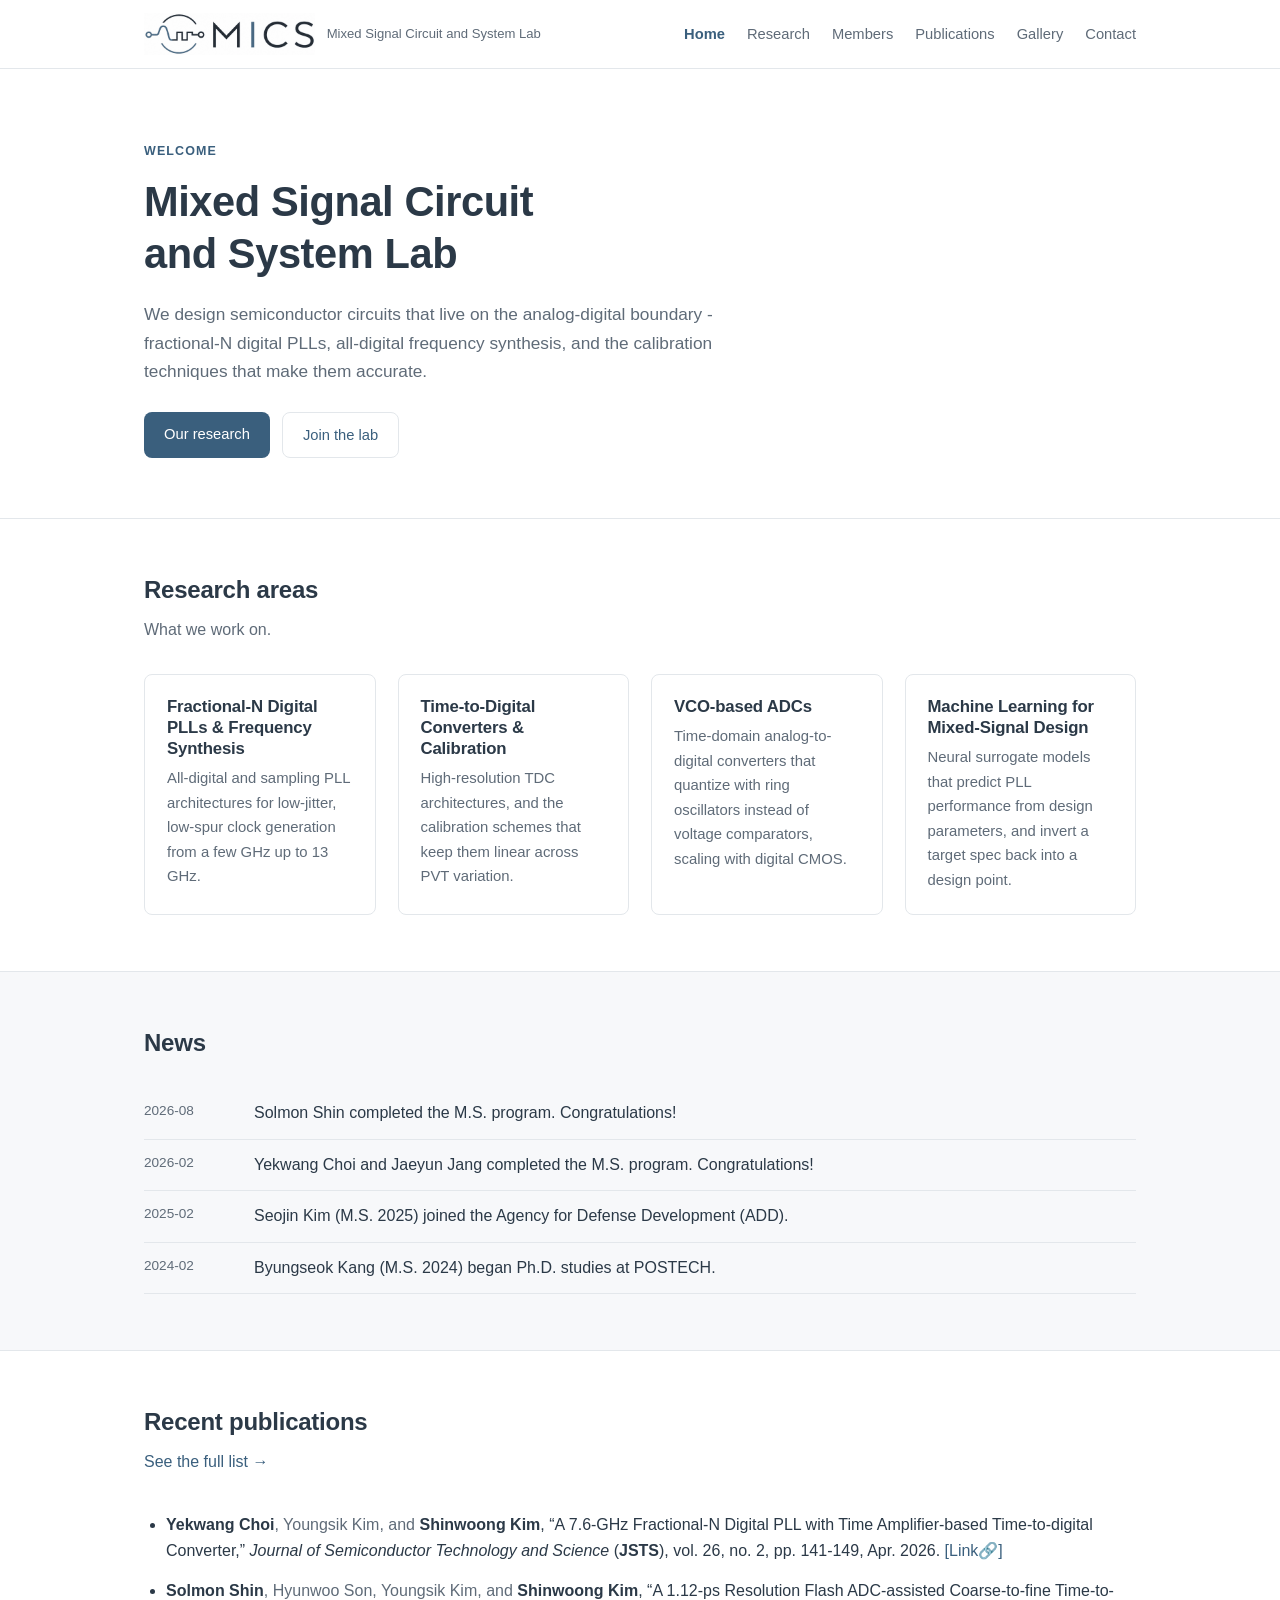
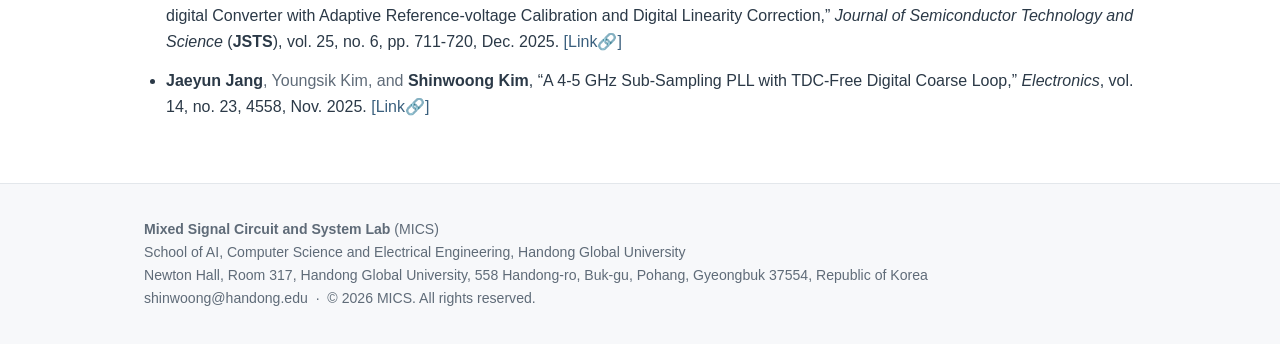
<file: index.html>
<!DOCTYPE html>
<html lang="en">
<head>
<meta charset="utf-8">
<meta name="viewport" content="width=device-width, initial-scale=1">
<title>Home &middot; {SITE}</title>
<meta name="description" content="Research lab homepage">
<link rel="icon" href="favicon.ico">
<link rel="apple-touch-icon" href="assets/img/icon.png">
<link rel="stylesheet" href="assets/css/style.css">
</head>
<body>

<header class="site-header">
  <div class="wrap">
    <div class="brand" id="brand"></div>
    <nav>
      <ul>
        <li><a href="index.html">Home</a></li>
        <li><a href="research.html">Research</a></li>
        <li><a href="members.html">Members</a></li>
        <li><a href="publications.html">Publications</a></li>
        <li><a href="gallery.html">Gallery</a></li>
        <li><a href="contact.html">Contact</a></li>
      </ul>
    </nav>
  </div>
</header>

<div class="hero">
  <div class="wrap">
    <div class="eyebrow">Welcome</div>
    <h1><span data-site-full></span></h1>
    <p id="tagline"></p>
    <div class="actions">
      <a class="btn" href="research.html">Our research</a>
      <a class="btn ghost" href="contact.html">Join the lab</a>
    </div>
  </div>
</div>

<section>
  <div class="wrap">
    <div class="section-head">
      <h2>Research areas</h2>
      <p>What we work on.</p>
    </div>
    <div class="grid cols-4" id="research-cards"></div>
  </div>
</section>

<section class="alt">
  <div class="wrap">
    <div class="section-head"><h2>News</h2></div>
    <div class="news" id="news"></div>
  </div>
</section>

<section>
  <div class="wrap">
    <div class="section-head">
      <h2>Recent publications</h2>
      <p><a href="publications.html">See the full list &rarr;</a></p>
    </div>
    <div id="pubs"></div>
  </div>
</section>
<footer class="site-footer" id="footer"></footer>

<script src="data/site.js"></script>
<script src="data/research.js"></script>
<script src="data/members.js"></script>
<script src="data/publications.js"></script>
<script src="data/news.js"></script>
<script src="assets/js/render.js"></script>
<script>
  renderChrome();
  document.getElementById("tagline").textContent = SITE.tagline;
  renderResearch("research-cards", false);
  renderNews("news", 4);
  renderPublications("pubs", 3);
</script>
</body>
</html>
</file>
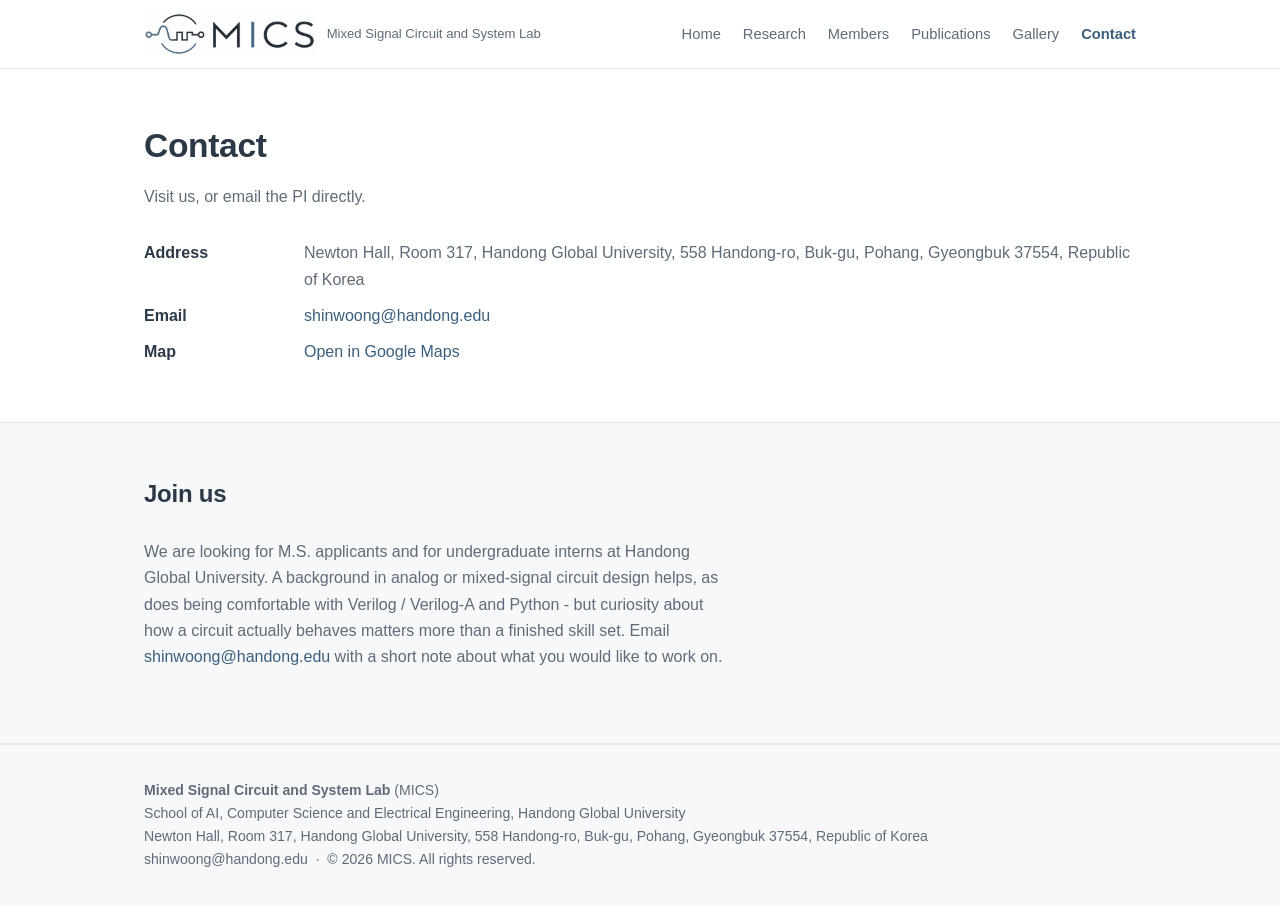
<file: contact.html>
<!DOCTYPE html>
<html lang="en">
<head>
<meta charset="utf-8">
<meta name="viewport" content="width=device-width, initial-scale=1">
<title>Contact &middot; {SITE}</title>
<meta name="description" content="How to reach the lab">
<link rel="icon" href="favicon.ico">
<link rel="apple-touch-icon" href="assets/img/icon.png">
<link rel="stylesheet" href="assets/css/style.css">
</head>
<body>

<header class="site-header">
  <div class="wrap">
    <div class="brand" id="brand"></div>
    <nav>
      <ul>
        <li><a href="index.html">Home</a></li>
        <li><a href="research.html">Research</a></li>
        <li><a href="members.html">Members</a></li>
        <li><a href="publications.html">Publications</a></li>
        <li><a href="gallery.html">Gallery</a></li>
        <li><a href="contact.html">Contact</a></li>
      </ul>
    </nav>
  </div>
</header>

<section>
  <div class="wrap">
    <div class="section-head">
      <h1>Contact</h1>
      <p>Visit us, or email the PI directly.</p>
    </div>
    <div id="contact"></div>
  </div>
</section>

<section class="alt">
  <div class="wrap">
    <div class="section-head"><h2>Join us</h2></div>
    <!-- TODO: check this recruiting text with the PI before publishing -->
    <p style="max-width:65ch;color:var(--ink-muted)">
      We are looking for M.S. applicants and for undergraduate interns at Handong Global
      University. A background in analog or mixed-signal circuit design helps, as does
      being comfortable with Verilog / Verilog-A and Python - but curiosity about how a
      circuit actually behaves matters more than a finished skill set. Email
      <a href="mailto:shinwoong@handong.edu">shinwoong@handong.edu</a> with a short note
      about what you would like to work on.
    </p>
  </div>
</section>
<footer class="site-footer" id="footer"></footer>

<script src="data/site.js"></script>
<script src="data/research.js"></script>
<script src="data/members.js"></script>
<script src="data/publications.js"></script>
<script src="data/news.js"></script>
<script src="assets/js/render.js"></script>
<script>
  renderChrome();
  renderContact("contact");
</script>
</body>
</html>
</file>
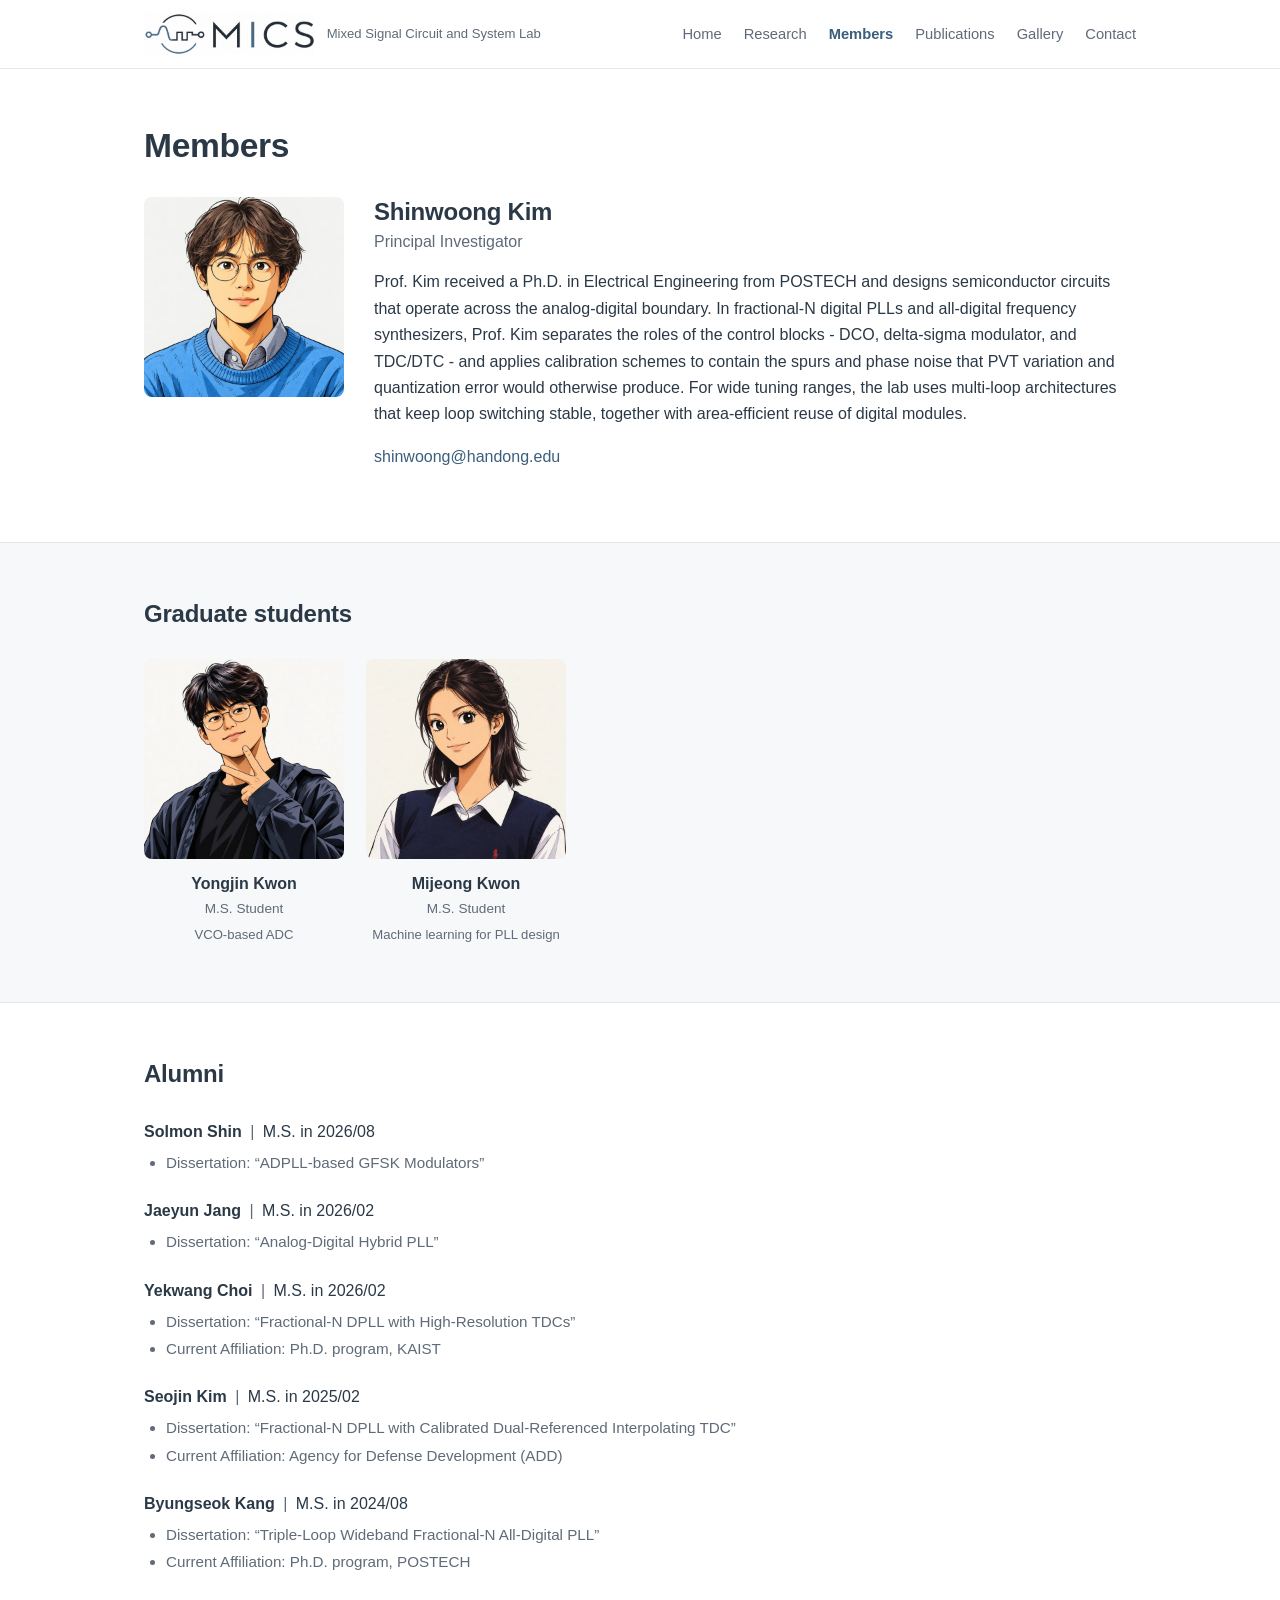
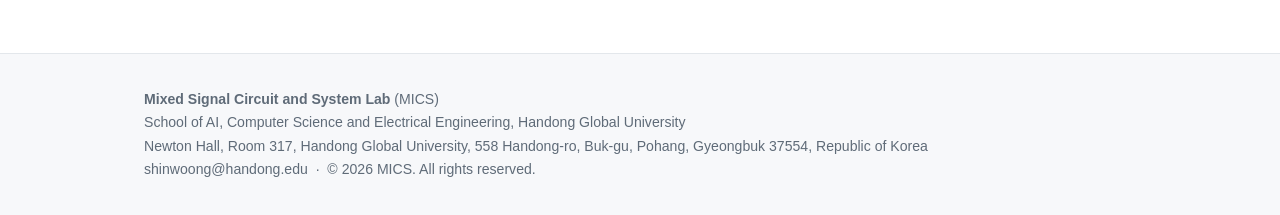
<file: members.html>
<!DOCTYPE html>
<html lang="en">
<head>
<meta charset="utf-8">
<meta name="viewport" content="width=device-width, initial-scale=1">
<title>Members &middot; {SITE}</title>
<meta name="description" content="People in the lab">
<link rel="icon" href="favicon.ico">
<link rel="apple-touch-icon" href="assets/img/icon.png">
<link rel="stylesheet" href="assets/css/style.css">
</head>
<body>

<header class="site-header">
  <div class="wrap">
    <div class="brand" id="brand"></div>
    <nav>
      <ul>
        <li><a href="index.html">Home</a></li>
        <li><a href="research.html">Research</a></li>
        <li><a href="members.html">Members</a></li>
        <li><a href="publications.html">Publications</a></li>
        <li><a href="gallery.html">Gallery</a></li>
        <li><a href="contact.html">Contact</a></li>
      </ul>
    </nav>
  </div>
</header>

<section>
  <div class="wrap">
    <div class="section-head"><h1>Members</h1></div>
    <div id="pi"></div>
  </div>
</section>

<section class="alt">
  <div class="wrap">
    <div class="section-head"><h2>Graduate students</h2></div>
    <div class="grid students" id="members"></div>
  </div>
</section>

<section>
  <div class="wrap">
    <div class="section-head"><h2>Alumni</h2></div>
    <div class="alumni" id="alumni"></div>
  </div>
</section>
<footer class="site-footer" id="footer"></footer>

<script src="data/site.js"></script>
<script src="data/research.js"></script>
<script src="data/members.js"></script>
<script src="data/publications.js"></script>
<script src="data/news.js"></script>
<script src="assets/js/render.js"></script>
<script>
  renderChrome();
  renderPI("pi");
  renderMembers("members");
  renderAlumni("alumni");
</script>
</body>
</html>
</file>
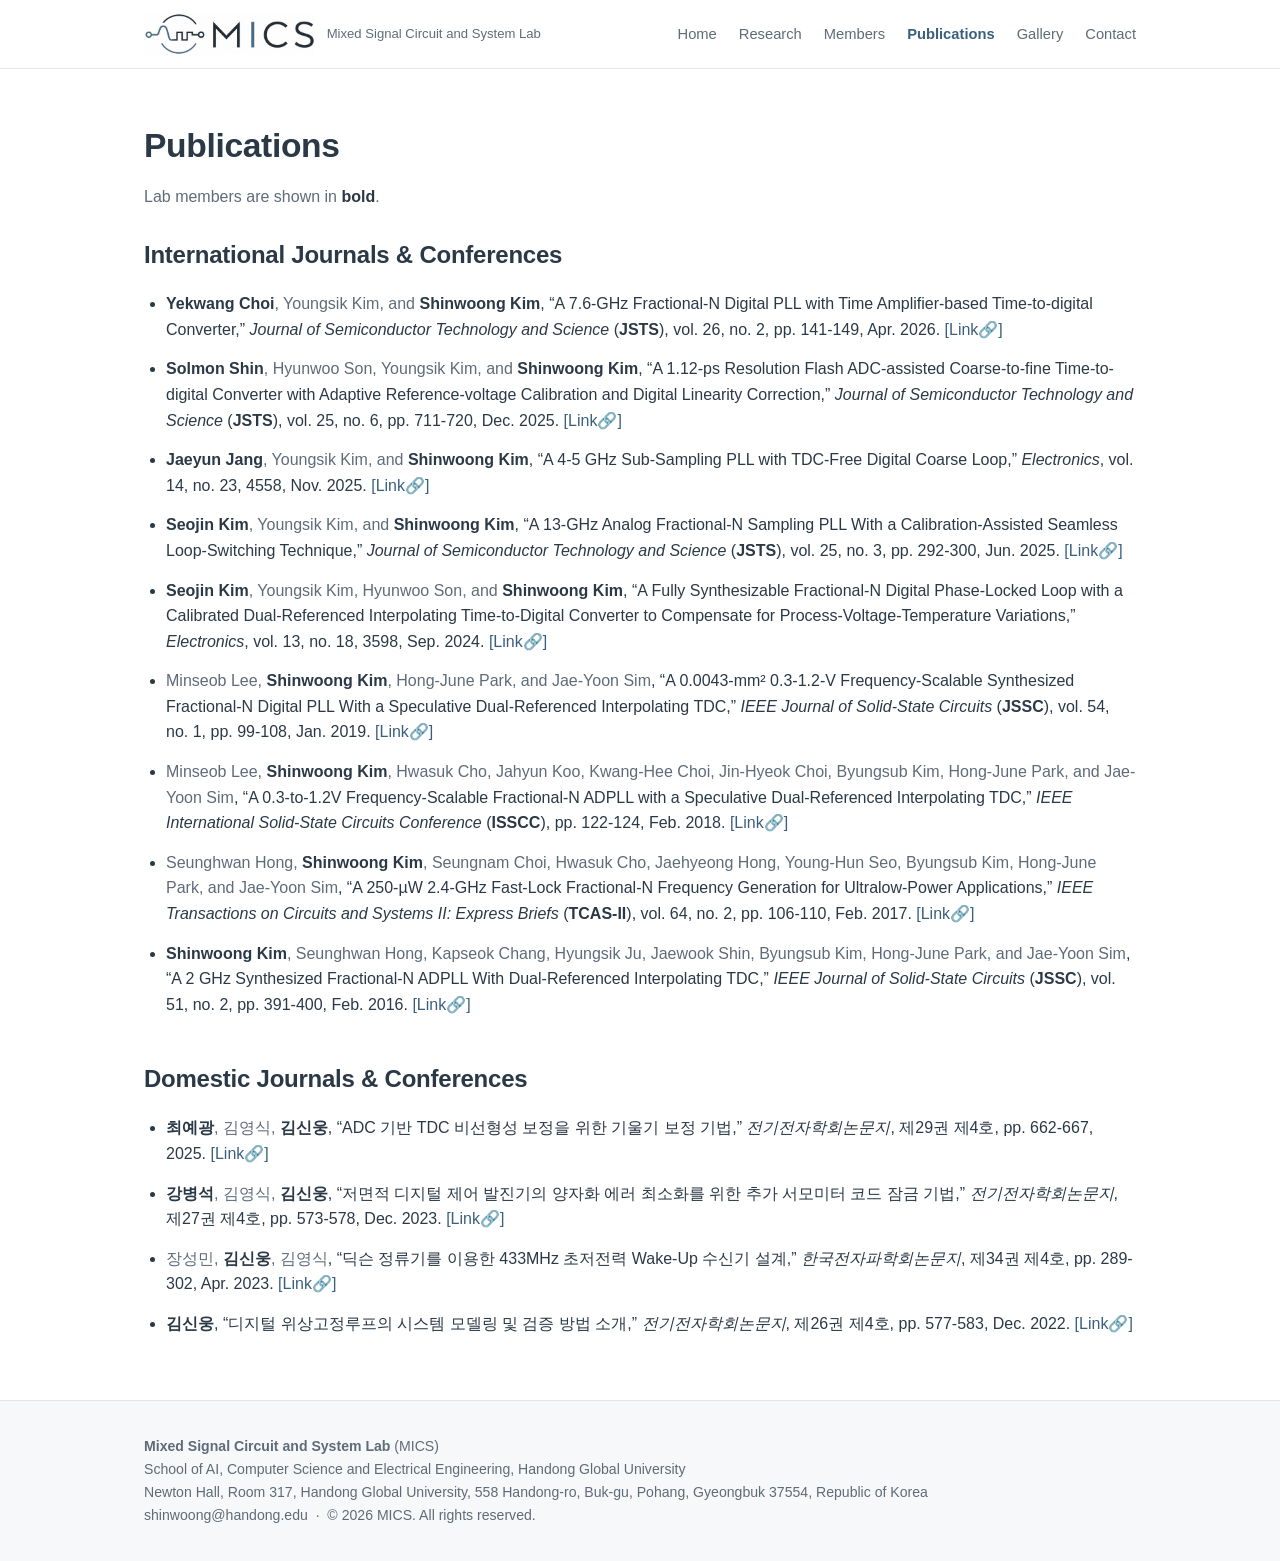
<file: publications.html>
<!DOCTYPE html>
<html lang="en">
<head>
<meta charset="utf-8">
<meta name="viewport" content="width=device-width, initial-scale=1">
<title>Publications &middot; {SITE}</title>
<meta name="description" content="Papers and patents from the lab">
<link rel="icon" href="favicon.ico">
<link rel="apple-touch-icon" href="assets/img/icon.png">
<link rel="stylesheet" href="assets/css/style.css">
</head>
<body>

<header class="site-header">
  <div class="wrap">
    <div class="brand" id="brand"></div>
    <nav>
      <ul>
        <li><a href="index.html">Home</a></li>
        <li><a href="research.html">Research</a></li>
        <li><a href="members.html">Members</a></li>
        <li><a href="publications.html">Publications</a></li>
        <li><a href="gallery.html">Gallery</a></li>
        <li><a href="contact.html">Contact</a></li>
      </ul>
    </nav>
  </div>
</header>

<section>
  <div class="wrap">
    <div class="section-head">
      <h1>Publications</h1>
      <p>Lab members are shown in <span class="pub"><span class="authors"><span class="me">bold</span></span></span>.</p>
    </div>
    <div id="pubs"></div>
  </div>
</section>
<footer class="site-footer" id="footer"></footer>

<script src="data/site.js"></script>
<script src="data/research.js"></script>
<script src="data/members.js"></script>
<script src="data/publications.js"></script>
<script src="data/news.js"></script>
<script src="assets/js/render.js"></script>
<script>
  renderChrome();
  renderPublications("pubs", 0);
</script>
</body>
</html>
</file>
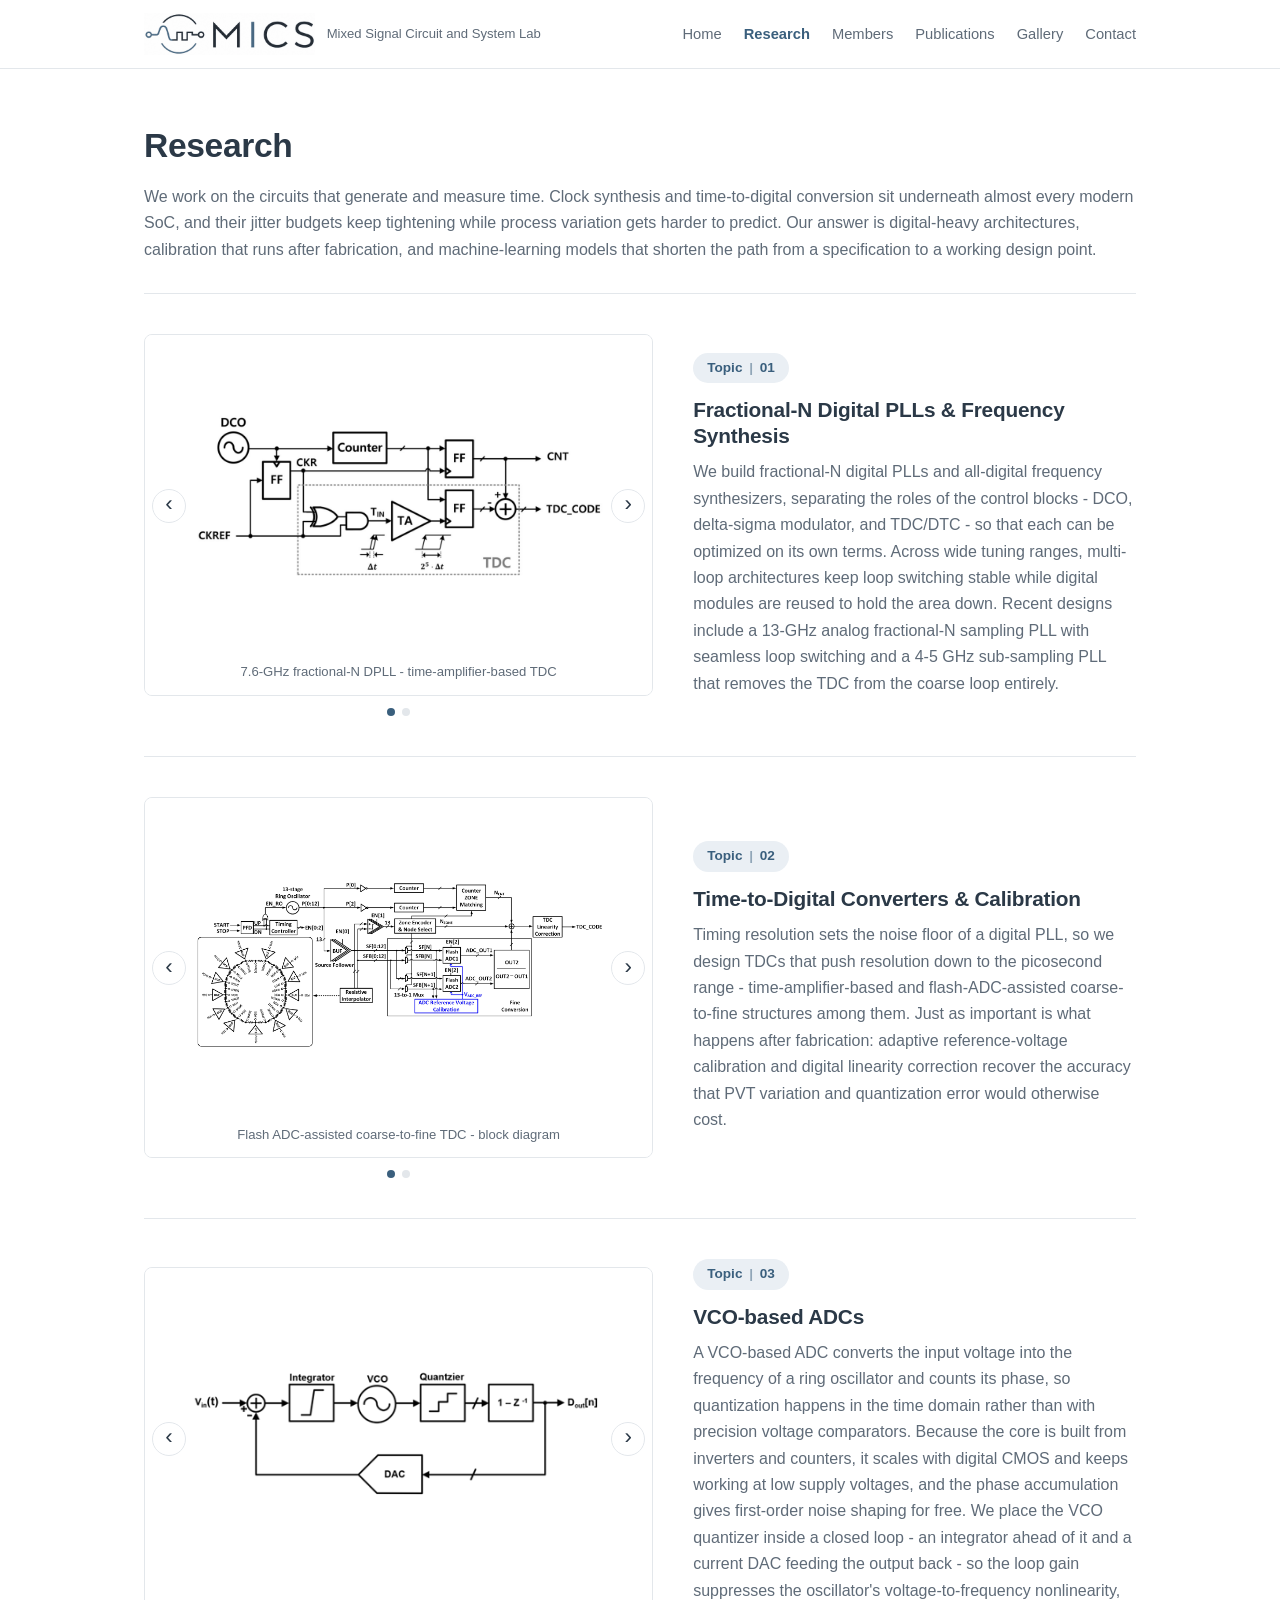
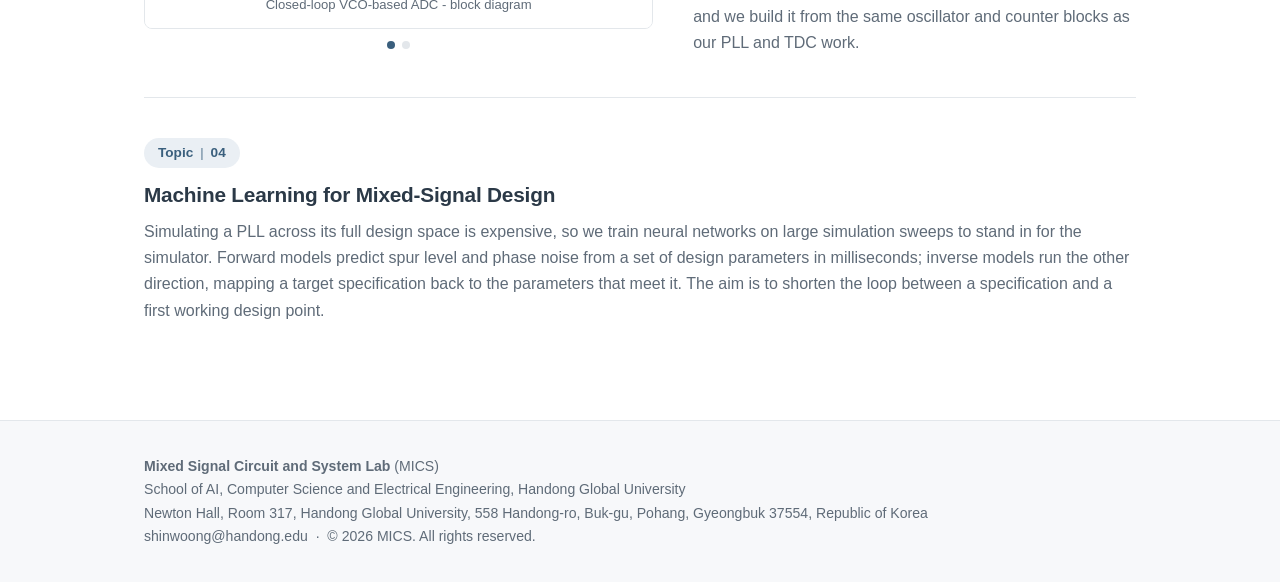
<file: research.html>
<!DOCTYPE html>
<html lang="en">
<head>
<meta charset="utf-8">
<meta name="viewport" content="width=device-width, initial-scale=1">
<title>Research &middot; {SITE}</title>
<meta name="description" content="Research areas of the lab">
<link rel="icon" href="favicon.ico">
<link rel="apple-touch-icon" href="assets/img/icon.png">
<link rel="stylesheet" href="assets/css/style.css">
</head>
<body>

<header class="site-header">
  <div class="wrap">
    <div class="brand" id="brand"></div>
    <nav>
      <ul>
        <li><a href="index.html">Home</a></li>
        <li><a href="research.html">Research</a></li>
        <li><a href="members.html">Members</a></li>
        <li><a href="publications.html">Publications</a></li>
        <li><a href="gallery.html">Gallery</a></li>
        <li><a href="contact.html">Contact</a></li>
      </ul>
    </nav>
  </div>
</header>

<section>
  <div class="wrap">
    <div class="section-head">
      <h1>Research</h1>
      <p>We work on the circuits that generate and measure time. Clock synthesis and
         time-to-digital conversion sit underneath almost every modern SoC, and their
         jitter budgets keep tightening while process variation gets harder to predict.
         Our answer is digital-heavy architectures, calibration that runs after
         fabrication, and machine-learning models that shorten the path from a
         specification to a working design point.</p>
    </div>
    <div class="topics" id="research-full"></div>
  </div>
</section>
<footer class="site-footer" id="footer"></footer>

<script src="data/site.js"></script>
<script src="data/research.js"></script>
<script src="data/members.js"></script>
<script src="data/publications.js"></script>
<script src="data/news.js"></script>
<script src="assets/js/render.js"></script>
<script>
  renderChrome();
  renderResearch("research-full", true);
</script>
</body>
</html>
</file>
<file: assets/css/style.css>
/* ---------------------------------------------------------------
   MICS Lab - stylesheet
   Edit the variables below to change the look of the whole site.
   --------------------------------------------------------------- */
:root {
  --accent:      #3a5f7d;   /* main brand color - the blue in the logo */
  --accent-soft: #eaeff4;   /* light tint of the brand color        */
  --ink:         #2b3947;   /* body text - the dark in the logo     */
  --ink-muted:   #5f6b78;   /* secondary text                       */
  --line:        #e3e7eb;   /* borders and rules                    */
  --bg:          #ffffff;
  --bg-alt:      #f7f8fa;   /* alternating section background       */
  --max:         1040px;    /* content width                        */
  --radius:      8px;
}

* { box-sizing: border-box; }

body {
  margin: 0;
  color: var(--ink);
  background: var(--bg);
  font: 16px/1.65 -apple-system, BlinkMacSystemFont, "Segoe UI",
        "Noto Sans KR", Roboto, Helvetica, Arial, sans-serif;
  -webkit-font-smoothing: antialiased;
}

a { color: var(--accent); text-decoration: none; }
a:hover { text-decoration: underline; }

h1, h2, h3 { line-height: 1.25; letter-spacing: -0.01em; margin: 0 0 .5em; }
h1 { font-size: 2.1rem; }
h2 { font-size: 1.5rem; }
h3 { font-size: 1.05rem; }

.wrap { max-width: var(--max); margin: 0 auto; padding: 0 24px; }

/* ---------- header / nav ---------- */
.site-header {
  border-bottom: 1px solid var(--line);
  background: var(--bg);
  position: sticky; top: 0; z-index: 10;
}
.site-header .wrap {
  display: flex; align-items: center; justify-content: space-between;
  gap: 24px; min-height: 68px; flex-wrap: wrap;
}
.brand { display: flex; align-items: center; gap: 12px; }
.brand a { color: var(--ink); text-decoration: none; }
.brand .mark { font-size: 1.3rem; font-weight: 700; color: var(--accent); letter-spacing: -0.02em; }
.brand .full { font-size: .82rem; color: var(--ink-muted); }
.brand .logo { height: 42px; width: auto; display: block; }

nav ul { display: flex; gap: 22px; list-style: none; margin: 0; padding: 0; flex-wrap: wrap; }
nav a { color: var(--ink-muted); font-size: .92rem; font-weight: 500; }
nav a:hover, nav a.active { color: var(--accent); text-decoration: none; }
nav a.active { font-weight: 600; }

/* ---------- hero ---------- */
.hero { padding: 72px 0 60px; border-bottom: 1px solid var(--line); }
.hero .eyebrow {
  font-size: .78rem; font-weight: 600; letter-spacing: .09em;
  text-transform: uppercase; color: var(--accent); margin-bottom: 14px;
}
.hero h1 { font-size: 2.6rem; max-width: 20ch; }
.hero p { font-size: 1.08rem; color: var(--ink-muted); max-width: 62ch; }
.hero .actions { margin-top: 26px; display: flex; gap: 12px; flex-wrap: wrap; }

.btn {
  display: inline-block; padding: 10px 20px; border-radius: var(--radius);
  background: var(--accent); color: #fff; font-size: .92rem; font-weight: 500;
}
.btn:hover { text-decoration: none; opacity: .9; }
.btn.ghost { background: transparent; color: var(--accent); border: 1px solid var(--line); }

/* ---------- generic section ---------- */
section { padding: 56px 0; }
section.alt { background: var(--bg-alt); border-block: 1px solid var(--line); }
.section-head { margin-bottom: 30px; }
.section-head p { color: var(--ink-muted); margin: 0; }

.grid { display: grid; gap: 22px; }
.grid.cols-3 { grid-template-columns: repeat(auto-fit, minmax(250px, 1fr)); }
.grid.cols-4 { grid-template-columns: repeat(auto-fit, minmax(190px, 1fr)); }

.card {
  background: var(--bg); border: 1px solid var(--line);
  border-radius: var(--radius); padding: 22px;
}
.card h3 { margin-bottom: .4em; }
.card p { margin: 0; color: var(--ink-muted); font-size: .93rem; }

/* ---------- people ---------- */
.person { text-align: center; }
.person img, .person .avatar {
  width: 100%; aspect-ratio: 1/1; object-fit: cover;
  border-radius: var(--radius); background: var(--accent-soft);
  display: grid; place-items: center;
  color: var(--accent); font-size: 1.6rem; font-weight: 600;
}
.person .name { font-weight: 600; margin-top: 12px; }
.person .role { font-size: .85rem; color: var(--ink-muted); }
.person .topic { font-size: .82rem; color: var(--ink-muted); margin-top: 4px; }

.pi { display: grid; grid-template-columns: 200px 1fr; gap: 30px; align-items: start; }
.pi .person { max-width: 200px; }   /* keep the PI photo from going full-width */
@media (max-width: 640px) { .pi { grid-template-columns: 1fr; } }
.grid.students { grid-template-columns: repeat(auto-fill, 200px); }   /* same size as the PI photo */

/* ---------- research topics ---------- */
.topics .topic {
  display: grid; grid-template-columns: minmax(0, 1.15fr) minmax(0, 1fr); gap: 40px;
  align-items: center; padding: 40px 0; border-top: 1px solid var(--line);
}
.topics .topic.no-figs { grid-template-columns: 1fr; }
.topic-no {
  display: inline-block; font-size: .85rem; font-weight: 600; color: var(--accent);
  background: var(--accent-soft); border-radius: 20px; padding: 4px 14px; margin-bottom: 14px;
}
.topic-no span { opacity: .5; margin: 0 3px; }
.topics .topic h2 { font-size: 1.3rem; }
.topics .topic p { color: var(--ink-muted); margin: 0; }

.slider { position: relative; }
.slides {
  display: flex; overflow-x: auto; scroll-snap-type: x mandatory; scrollbar-width: none;
  border: 1px solid var(--line); border-radius: var(--radius); background: #fff;
}
.slides::-webkit-scrollbar { display: none; }
.slides figure { flex: 0 0 100%; scroll-snap-align: start; margin: 0; padding: 16px 48px 12px; }
.slides img { width: 100%; height: 300px; object-fit: contain; display: block; }
.slides figcaption { text-align: center; font-size: .82rem; color: var(--ink-muted); margin-top: 10px; }
.slider button {
  position: absolute; top: 45%; transform: translateY(-50%);
  width: 34px; height: 34px; border-radius: 50%; border: 1px solid var(--line);
  background: rgba(255,255,255,.92); color: var(--ink); font-size: 1.4rem; line-height: 1;
  cursor: pointer; display: grid; place-items: center; padding: 0 0 3px;
}
.slider button:hover { border-color: var(--accent); color: var(--accent); }
.slider .prev { left: 8px; }
.slider .next { right: 8px; }
.dots { display: flex; justify-content: center; gap: 7px; margin-top: 12px; }
.dots span { width: 8px; height: 8px; border-radius: 50%; background: var(--line); cursor: pointer; }
.dots span.on { background: var(--accent); }
@media (max-width: 760px) {
  .topics .topic { grid-template-columns: 1fr; gap: 22px; }
  .slides img { height: 220px; }
}

/* ---------- alumni ---------- */
.alum { margin-bottom: 22px; }
.alum .sep { color: var(--ink-muted); margin: 0 4px; }
.alum ul { margin: 4px 0 0; padding-left: 22px; color: var(--ink-muted); font-size: .95rem; }
.alum li { padding: 1px 0; }

/* ---------- publications ---------- */
.pub-section { margin: 40px 0 14px; }
.pub-section:first-child { margin-top: 0; }
.pubs { margin: 0; padding-left: 22px; }
.pub { padding: 7px 0; line-height: 1.6; }
.pub .authors { color: var(--ink-muted); }
.pub .authors .me { color: var(--ink); font-weight: 600; }
.pub .venue { font-style: italic; }
.pub .link { white-space: nowrap; }
.tag {
  display: inline-block; font-size: .72rem; font-weight: 600; padding: 2px 8px;
  border-radius: 20px; background: var(--accent-soft); color: var(--accent);
  margin-left: 8px; vertical-align: middle;
}

/* ---------- news ---------- */
.news li { list-style: none; padding: 12px 0; border-bottom: 1px solid var(--line); display: flex; gap: 18px; }
.news ul { margin: 0; padding: 0; }
.news .date { flex: 0 0 92px; font-size: .85rem; color: var(--ink-muted); font-variant-numeric: tabular-nums; }

/* ---------- footer ---------- */
.site-footer {
  border-top: 1px solid var(--line); background: var(--bg-alt);
  padding: 34px 0; font-size: .88rem; color: var(--ink-muted);
}
.site-footer a { color: var(--ink-muted); }

/* ---------- misc ---------- */
.todo { background: #fff8e1; border-left: 3px solid #f0b429; padding: 10px 14px; font-size: .88rem; margin: 18px 0; }
dl.info { display: grid; grid-template-columns: 140px 1fr; gap: 10px 20px; margin: 0; }
dl.info dt { font-weight: 600; }
dl.info dd { margin: 0; color: var(--ink-muted); }

/* ---------- gallery ---------- */
.gallery h1 { text-align: center; margin-bottom: 10px; }
.gallery .year { text-align: center; color: var(--accent); margin: 40px 0 18px; }
.gallery ul { margin: 0; padding: 0; }
.gallery li { list-style: none; padding: 9px 0; }
.gallery li a { color: var(--ink); text-decoration: underline; text-underline-offset: 3px; }
.gallery li a:hover { color: var(--accent); }
.gallery .when { color: var(--ink-muted); }
.gallery .back { display: inline-block; margin-bottom: 18px; font-size: .92rem; }
.gallery h1 + .when { text-align: center; margin-bottom: 28px; }
.gallery .photos { display: grid; grid-template-columns: repeat(auto-fill, minmax(280px, 1fr)); gap: 12px; }
.gallery .photos img {
  width: 100%; aspect-ratio: 4/3; object-fit: cover; display: block;
  border-radius: var(--radius); background: var(--bg-alt);
}
.gallery .photos a:hover img { opacity: .9; }
</file>
